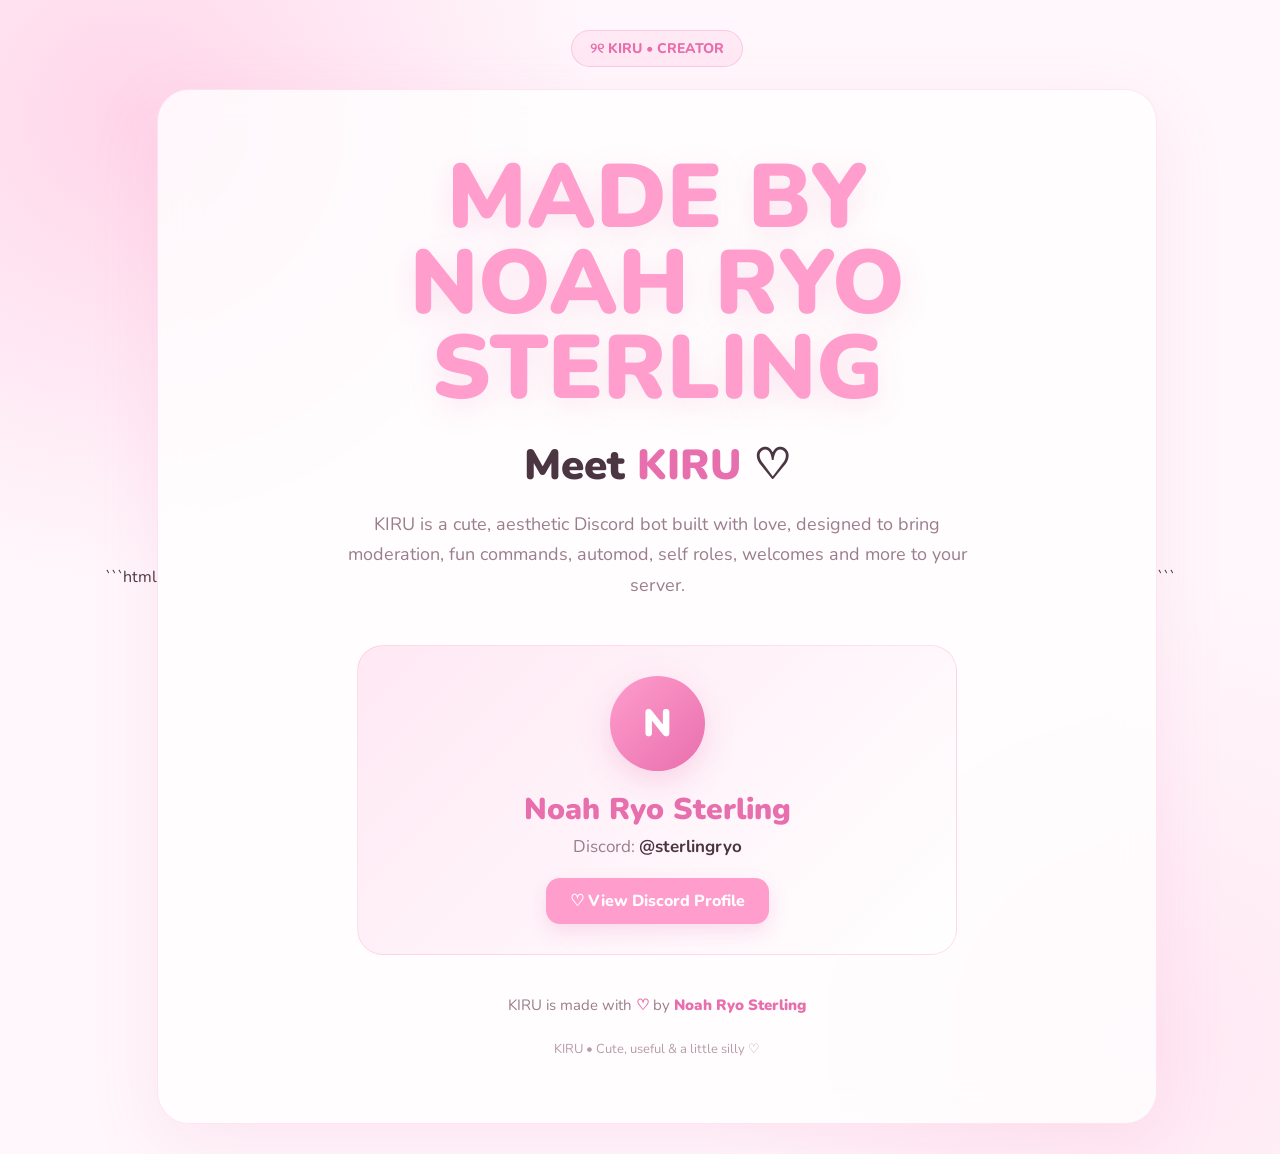
<file: noahryosterling.html>
```html
<!DOCTYPE html>
<html lang="en">
<head>
    <meta charset="UTF-8">
    <meta name="viewport" content="width=device-width, initial-scale=1.0">

    <title>Noah Ryo Sterling • KIRU</title>

    <link rel="preconnect" href="https://fonts.googleapis.com">
    <link rel="preconnect" href="https://fonts.gstatic.com" crossorigin>
    <link href="https://fonts.googleapis.com/css2?family=Inter:wght@400;500;600;700;800&family=Nunito:wght@400;600;700;800;900&display=swap" rel="stylesheet">

    <style>
        :root {
            --pink: #ff9dcc;
            --pink-light: #ffd6ea;
            --pink-dark: #e86fae;
            --white: #ffffff;
            --text: #4b3541;
            --muted: #9b7d8c;
            --bg: #fff7fb;
        }

        * {
            margin: 0;
            padding: 0;
            box-sizing: border-box;
        }

        body {
            min-height: 100vh;
            font-family: "Nunito", sans-serif;
            background:
                radial-gradient(circle at 10% 10%, #ffd6ea 0%, transparent 30%),
                radial-gradient(circle at 90% 90%, #ffe8f3 0%, transparent 30%),
                var(--bg);
            color: var(--text);
            display: flex;
            justify-content: center;
            align-items: center;
            padding: 30px 20px;
        }

        .container {
            width: 100%;
            max-width: 1000px;
            text-align: center;
        }

        .badge {
            display: inline-block;
            padding: 8px 18px;
            border-radius: 999px;
            background: rgba(255, 157, 204, 0.15);
            border: 1px solid rgba(232, 111, 174, 0.25);
            color: var(--pink-dark);
            font-weight: 800;
            font-size: 14px;
            margin-bottom: 22px;
        }

        .hero {
            background: rgba(255, 255, 255, 0.78);
            backdrop-filter: blur(18px);
            border: 1px solid rgba(255, 157, 204, 0.25);
            border-radius: 32px;
            padding: 65px 35px;
            box-shadow: 0 20px 70px rgba(232, 111, 174, 0.12);
        }

        .hero h1 {
            font-size: clamp(45px, 8vw, 90px);
            line-height: 0.95;
            font-weight: 900;
            color: var(--pink);
            text-shadow: 0 8px 30px rgba(232, 111, 174, 0.18);
            margin-bottom: 25px;
        }

        .hero h2 {
            font-size: clamp(25px, 4vw, 42px);
            font-weight: 900;
            color: var(--text);
            margin-bottom: 15px;
        }

        .hero h2 span {
            color: var(--pink-dark);
        }

        .subtitle {
            color: var(--muted);
            font-size: 18px;
            max-width: 650px;
            margin: 0 auto 45px;
            line-height: 1.7;
        }

        .creator-card {
            max-width: 600px;
            margin: auto;
            background: linear-gradient(
                135deg,
                rgba(255, 214, 234, 0.55),
                rgba(255, 255, 255, 0.9)
            );
            border: 1px solid rgba(255, 157, 204, 0.3);
            border-radius: 26px;
            padding: 30px;
            transition: 0.25s ease;
        }

        .creator-card:hover {
            transform: translateY(-5px);
            box-shadow: 0 15px 45px rgba(232, 111, 174, 0.15);
        }

        .creator-icon {
            width: 95px;
            height: 95px;
            margin: 0 auto 18px;
            border-radius: 50%;
            background: linear-gradient(135deg, var(--pink), var(--pink-dark));
            display: flex;
            align-items: center;
            justify-content: center;
            color: white;
            font-size: 38px;
            font-weight: 900;
            box-shadow: 0 10px 30px rgba(232, 111, 174, 0.25);
        }

        .creator-card h3 {
            font-size: 30px;
            font-weight: 900;
            color: var(--pink-dark);
            margin-bottom: 5px;
        }

        .discord {
            color: var(--muted);
            font-size: 17px;
            margin-bottom: 20px;
        }

        .discord strong {
            color: var(--text);
        }

        .discord-btn {
            display: inline-block;
            text-decoration: none;
            padding: 12px 24px;
            border-radius: 14px;
            background: var(--pink);
            color: white;
            font-weight: 800;
            transition: 0.2s ease;
            box-shadow: 0 8px 20px rgba(232, 111, 174, 0.2);
        }

        .discord-btn:hover {
            background: var(--pink-dark);
            transform: translateY(-2px);
        }

        .made {
            margin-top: 40px;
            font-size: 15px;
            color: var(--muted);
        }

        .made span {
            color: var(--pink-dark);
            font-weight: 900;
        }

        footer {
            margin-top: 25px;
            color: #b89baa;
            font-size: 13px;
        }

        @media (max-width: 600px) {
            .hero {
                padding: 45px 20px;
                border-radius: 25px;
            }

            .subtitle {
                font-size: 16px;
            }

            .creator-card {
                padding: 25px 18px;
            }
        }
    </style>
</head>

<body>

    <main class="container">

        <div class="badge">
            ୨୧ KIRU • CREATOR
        </div>

        <section class="hero">

            <h1>
                MADE BY<br>
                NOAH RYO STERLING
            </h1>

            <h2>
                Meet <span>KIRU</span> ♡
            </h2>

            <p class="subtitle">
                KIRU is a cute, aesthetic Discord bot built with love,
                designed to bring moderation, fun commands, automod,
                self roles, welcomes and more to your server.
            </p>

            <div class="creator-card">

                <div class="creator-icon">
                    N
                </div>

                <h3>
                    Noah Ryo Sterling
                </h3>

                <p class="discord">
                    Discord: <strong>@sterlingryo</strong>
                </p>

                <a
                    class="discord-btn"
                    href="https://discord.com/users/sterlingryo"
                    target="_blank"
                    rel="noopener noreferrer"
                >
                    ♡ View Discord Profile
                </a>

            </div>

            <p class="made">
                KIRU is made with
                <span>♡</span>
                by
                <span>Noah Ryo Sterling</span>
            </p>

            <footer>
                KIRU • Cute, useful &amp; a little silly ♡
            </footer>

        </section>

    </main>

</body>
</html>
```
</file>
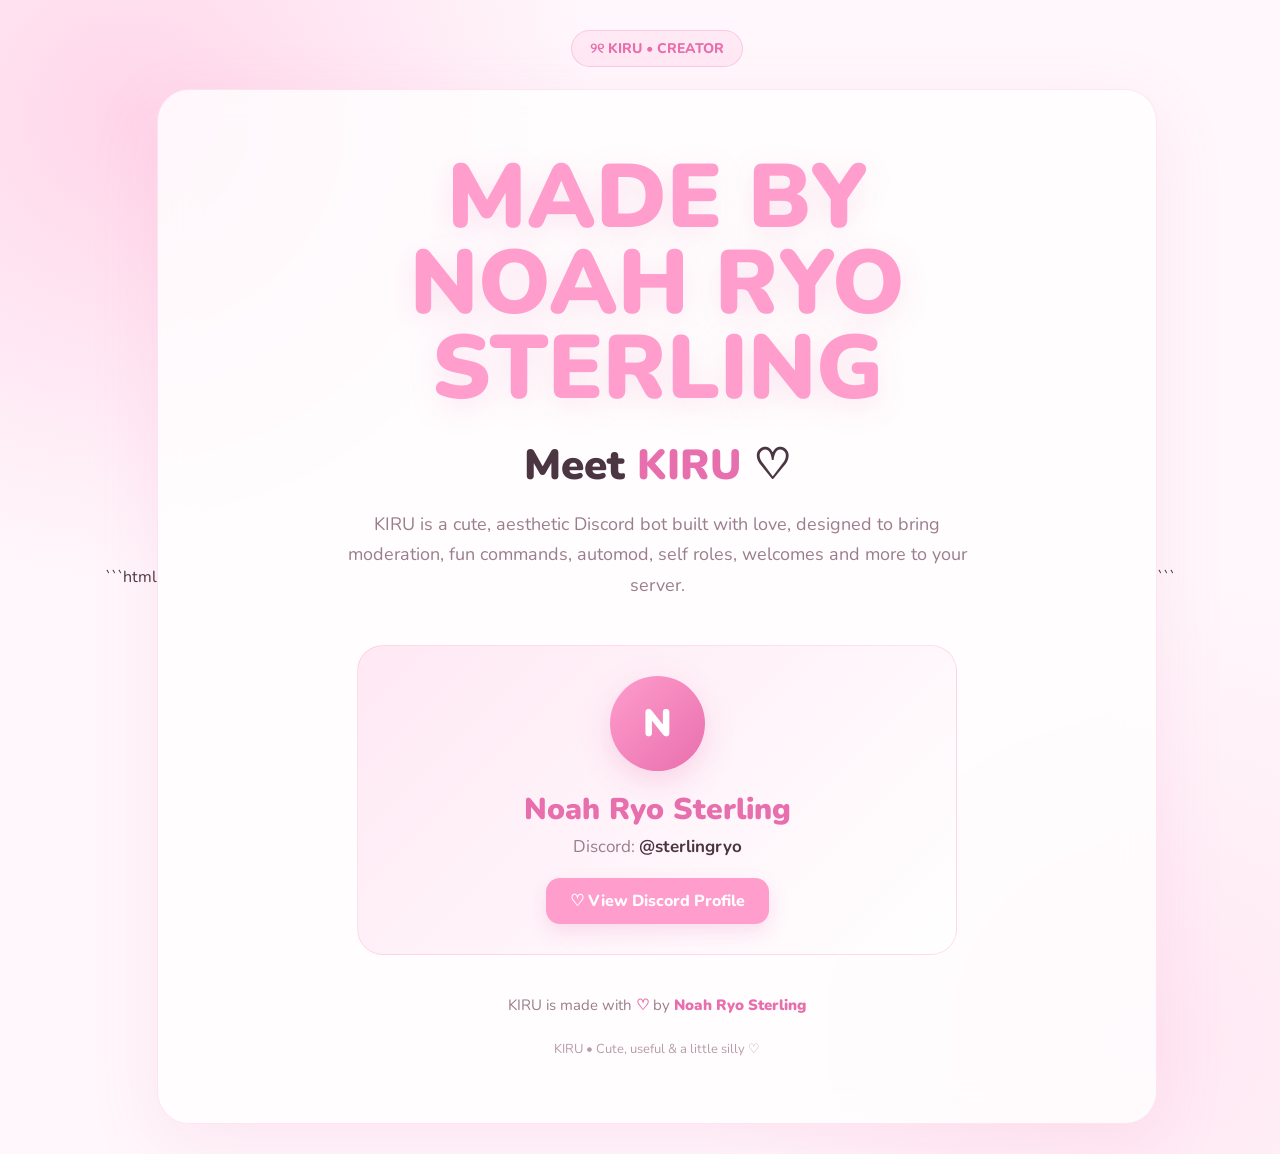
<file: noahsterlingryo.html>
```html
<!DOCTYPE html>
<html lang="en">
<head>
    <meta charset="UTF-8">
    <meta name="viewport" content="width=device-width, initial-scale=1.0">

    <title>Noah Ryo Sterling • KIRU</title>

    <link rel="preconnect" href="https://fonts.googleapis.com">
    <link rel="preconnect" href="https://fonts.gstatic.com" crossorigin>
    <link href="https://fonts.googleapis.com/css2?family=Inter:wght@400;500;600;700;800&family=Nunito:wght@400;600;700;800;900&display=swap" rel="stylesheet">

    <style>
        :root {
            --pink: #ff9dcc;
            --pink-light: #ffd6ea;
            --pink-dark: #e86fae;
            --white: #ffffff;
            --text: #4b3541;
            --muted: #9b7d8c;
            --bg: #fff7fb;
        }

        * {
            margin: 0;
            padding: 0;
            box-sizing: border-box;
        }

        body {
            min-height: 100vh;
            font-family: "Nunito", sans-serif;
            background:
                radial-gradient(circle at 10% 10%, #ffd6ea 0%, transparent 30%),
                radial-gradient(circle at 90% 90%, #ffe8f3 0%, transparent 30%),
                var(--bg);
            color: var(--text);
            display: flex;
            justify-content: center;
            align-items: center;
            padding: 30px 20px;
            overflow-x: hidden;
        }

        .container {
            width: 100%;
            max-width: 1000px;
            text-align: center;
        }

        .badge {
            display: inline-block;
            padding: 8px 18px;
            border-radius: 999px;
            background: rgba(255, 157, 204, 0.15);
            border: 1px solid rgba(232, 111, 174, 0.25);
            color: var(--pink-dark);
            font-weight: 800;
            font-size: 14px;
            margin-bottom: 22px;
        }

        .hero {
            background: rgba(255, 255, 255, 0.78);
            backdrop-filter: blur(18px);
            border: 1px solid rgba(255, 157, 204, 0.25);
            border-radius: 32px;
            padding: 65px 35px;
            box-shadow: 0 20px 70px rgba(232, 111, 174, 0.12);
        }

        .hero h1 {
            font-size: clamp(45px, 8vw, 90px);
            line-height: 0.95;
            font-weight: 900;
            color: var(--pink);
            text-shadow: 0 8px 30px rgba(232, 111, 174, 0.18);
            margin-bottom: 25px;
        }

        .hero h2 {
            font-size: clamp(25px, 4vw, 42px);
            font-weight: 900;
            color: var(--text);
            margin-bottom: 15px;
        }

        .hero h2 span {
            color: var(--pink-dark);
        }

        .subtitle {
            color: var(--muted);
            font-size: 18px;
            max-width: 650px;
            margin: 0 auto 45px;
            line-height: 1.7;
        }

        .creator-card {
            max-width: 600px;
            margin: auto;
            background: linear-gradient(
                135deg,
                rgba(255, 214, 234, 0.55),
                rgba(255, 255, 255, 0.9)
            );
            border: 1px solid rgba(255, 157, 204, 0.3);
            border-radius: 26px;
            padding: 30px;
            transition: 0.25s ease;
        }

        .creator-card:hover {
            transform: translateY(-5px);
            box-shadow: 0 15px 45px rgba(232, 111, 174, 0.15);
        }

        .creator-icon {
            width: 95px;
            height: 95px;
            margin: 0 auto 18px;
            border-radius: 50%;
            background: linear-gradient(135deg, var(--pink), var(--pink-dark));
            display: flex;
            align-items: center;
            justify-content: center;
            color: white;
            font-size: 38px;
            font-weight: 900;
            box-shadow: 0 10px 30px rgba(232, 111, 174, 0.25);
        }

        .creator-card h3 {
            font-size: 30px;
            font-weight: 900;
            color: var(--pink-dark);
            margin-bottom: 5px;
        }

        .discord {
            color: var(--muted);
            font-size: 17px;
            margin-bottom: 20px;
        }

        .discord strong {
            color: var(--text);
        }

        .discord-btn {
            display: inline-block;
            text-decoration: none;
            padding: 12px 24px;
            border-radius: 14px;
            background: var(--pink);
            color: white;
            font-weight: 800;
            transition: 0.2s ease;
            box-shadow: 0 8px 20px rgba(232, 111, 174, 0.2);
        }

        .discord-btn:hover {
            background: var(--pink-dark);
            transform: translateY(-2px);
        }

        .made {
            margin-top: 40px;
            font-size: 15px;
            color: var(--muted);
        }

        .made span {
            color: var(--pink-dark);
            font-weight: 900;
        }

        footer {
            margin-top: 25px;
            color: #b89baa;
            font-size: 13px;
        }

        .heart {
            color: var(--pink);
        }

        @media (max-width: 600px) {
            .hero {
                padding: 45px 20px;
                border-radius: 25px;
            }

            .subtitle {
                font-size: 16px;
            }

            .creator-card {
                padding: 25px 18px;
            }
        }
    </style>
</head>

<body>

    <main class="container">

        <div class="badge">୨୧ KIRU • CREATOR</div>

        <section class="hero">

            <h1>MADE BY<br>NOAH RYO STERLING</h1>

            <h2>
                Meet <span>KIRU</span> ♡
            </h2>

            <p class="subtitle">
                KIRU is a cute, aesthetic Discord bot built with love,
                designed to bring moderation, fun commands, automod,
                self roles, welcomes and more to your server.
            </p>

            <div class="creator-card">

                <div class="creator-icon">
                    N
                </div>

                <h3>Noah Ryo Sterling</h3>

                <p class="discord">
                    Discord: <strong>@sterlingryo</strong>
                </p>

                <a
                    class="discord-btn"
                    href="https://discord.com/users/sterlingryo"
                    target="_blank"
                    rel="noopener noreferrer"
                >
                    ♡ View Discord Profile
                </a>

            </div>

            <p class="made">
                KIRU is made with <span>♡</span> by
                <span>Noah Ryo Sterling</span>
            </p>

            <footer>
                KIRU • Cute, useful &amp; a little silly ♡
            </footer>

        </section>

    </main>

</body>
</html>
```
</file>
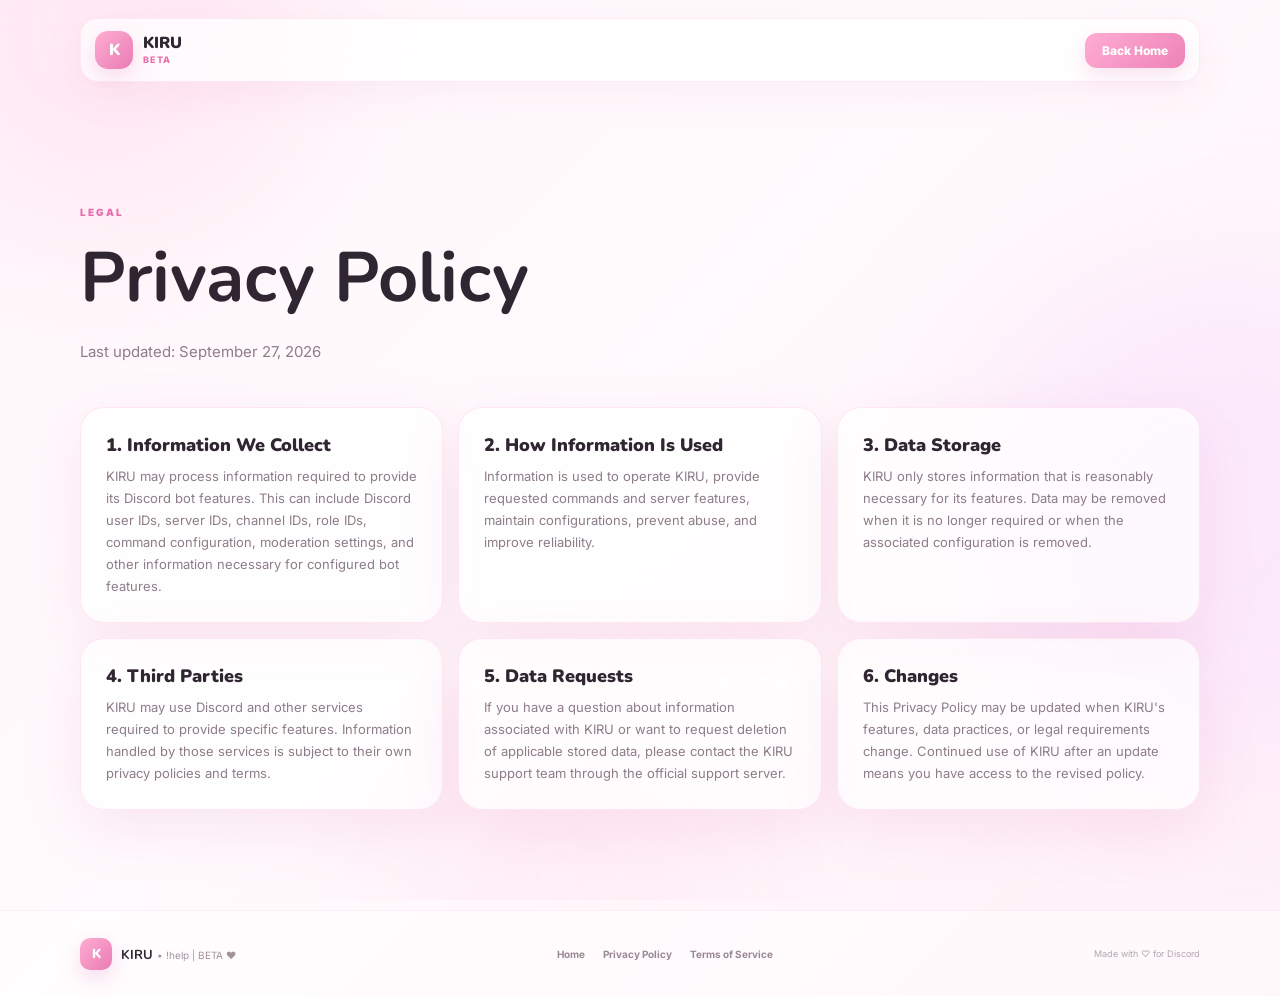
<file: privacypolicy.html>
<!DOCTYPE html>
<html lang="en">
<head>
    <meta charset="UTF-8">
    <meta name="viewport" content="width=device-width, initial-scale=1.0">

    <meta
        name="description"
        content="KIRU Discord Bot Privacy Policy"
    >

    <title>KIRU • Privacy Policy</title>

    <link rel="stylesheet" href="style.css">

    <link rel="preconnect" href="https://fonts.googleapis.com">
    <link rel="preconnect" href="https://fonts.gstatic.com" crossorigin>

    <link
        href="https://fonts.googleapis.com/css2?family=Inter:wght@400;500;600;700;800&family=Nunito:wght@400;600;700;800;900&display=swap"
        rel="stylesheet"
    >
</head>

<body>

<div class="background">
    <div class="blob blob-one"></div>
    <div class="blob blob-two"></div>
    <div class="blob blob-three"></div>
</div>

<header class="navbar">
    <div class="nav-container">

        <a href="/" class="brand">
            <div class="brand-icon">K</div>

            <div>
                <span class="brand-name">KIRU</span>
                <span class="brand-beta">BETA</span>
            </div>
        </a>

        <a class="nav-button" href="/">
            Back Home
        </a>

    </div>
</header>

<main>

<section class="section">

    <div class="section-heading">

        <div class="section-label">
            LEGAL
        </div>

        <h1 style="font-family: 'Nunito', sans-serif; font-size: clamp(40px, 7vw, 70px);">
            Privacy Policy
        </h1>

        <p>
            Last updated: September 27, 2026
        </p>

    </div>

    <div class="feature-grid">

        <article class="feature-card">

            <h3>1. Information We Collect</h3>

            <p>
                KIRU may process information required to provide its
                Discord bot features. This can include Discord user IDs,
                server IDs, channel IDs, role IDs, command configuration,
                moderation settings, and other information necessary for
                configured bot features.
            </p>

        </article>

        <article class="feature-card">

            <h3>2. How Information Is Used</h3>

            <p>
                Information is used to operate KIRU, provide requested
                commands and server features, maintain configurations,
                prevent abuse, and improve reliability.
            </p>

        </article>

        <article class="feature-card">

            <h3>3. Data Storage</h3>

            <p>
                KIRU only stores information that is reasonably necessary
                for its features. Data may be removed when it is no longer
                required or when the associated configuration is removed.
            </p>

        </article>

        <article class="feature-card">

            <h3>4. Third Parties</h3>

            <p>
                KIRU may use Discord and other services required to provide
                specific features. Information handled by those services is
                subject to their own privacy policies and terms.
            </p>

        </article>

        <article class="feature-card">

            <h3>5. Data Requests</h3>

            <p>
                If you have a question about information associated with
                KIRU or want to request deletion of applicable stored data,
                please contact the KIRU support team through the official
                support server.
            </p>

        </article>

        <article class="feature-card">

            <h3>6. Changes</h3>

            <p>
                This Privacy Policy may be updated when KIRU's features,
                data practices, or legal requirements change. Continued
                use of KIRU after an update means you have access to the
                revised policy.
            </p>

        </article>

    </div>

</section>

</main>

<footer>

    <div class="footer-container">

        <div class="footer-brand">
            <div class="brand-icon">K</div>

            <div>
                <strong>KIRU</strong>
                <span>• !help | BETA ♥</span>
            </div>
        </div>

        <div class="footer-links">
            <a href="/">Home</a>
            <a href="/privacypolicy">Privacy Policy</a>
            <a href="/termsofservice">Terms of Service</a>
        </div>

        <div class="copyright">
            Made with ♡ for Discord
        </div>

    </div>

</footer>

</body>
</html>
</file>
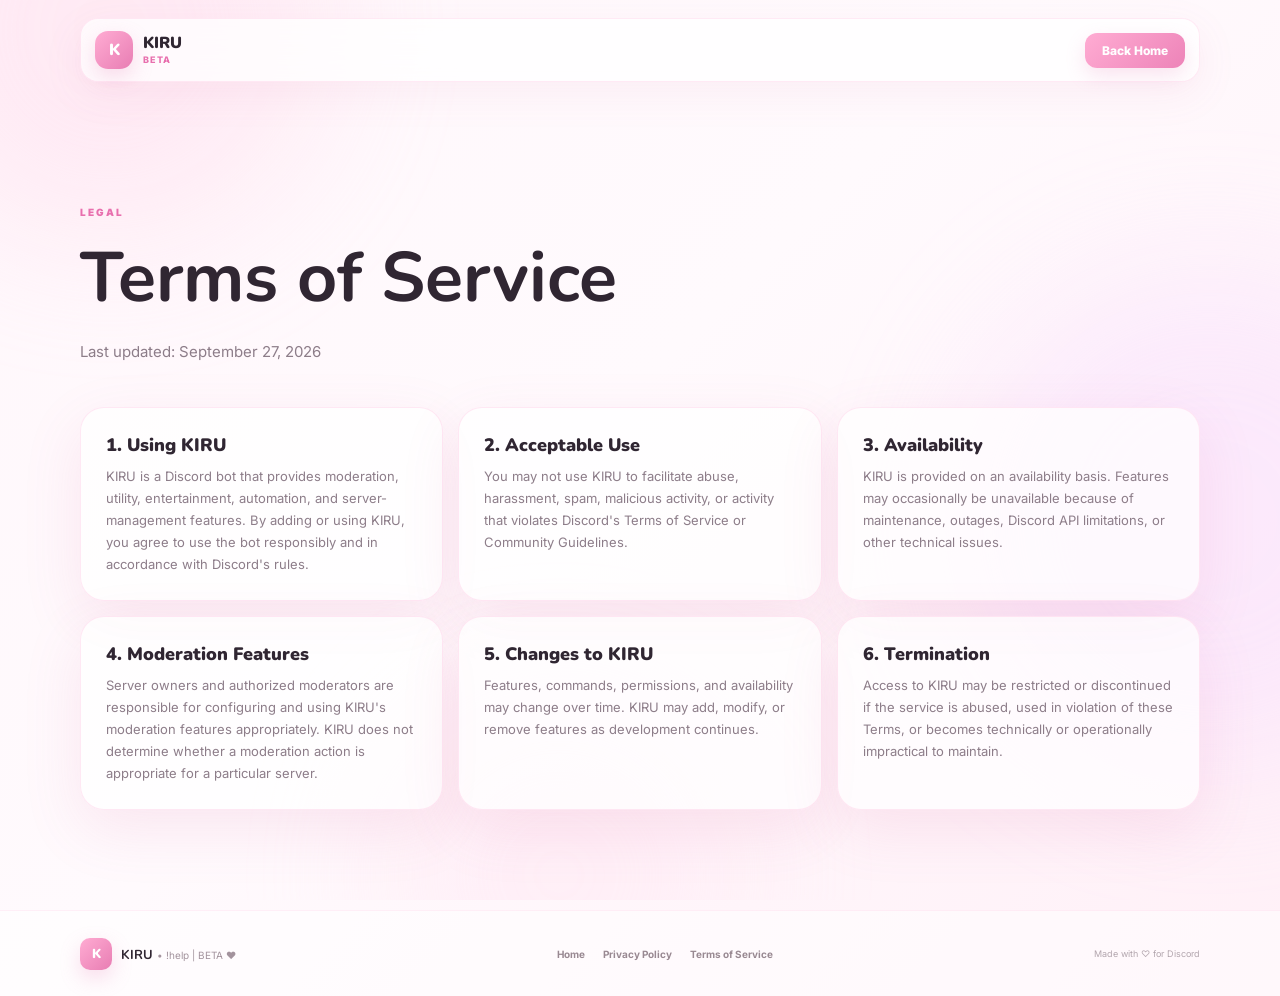
<file: termsofservice.html>
<!DOCTYPE html>
<html lang="en">
<head>
    <meta charset="UTF-8">
    <meta name="viewport" content="width=device-width, initial-scale=1.0">

    <meta
        name="description"
        content="KIRU Discord Bot Terms of Service"
    >

    <title>KIRU • Terms of Service</title>

    <link rel="stylesheet" href="style.css">

    <link rel="preconnect" href="https://fonts.googleapis.com">
    <link rel="preconnect" href="https://fonts.gstatic.com" crossorigin>

    <link
        href="https://fonts.googleapis.com/css2?family=Inter:wght@400;500;600;700;800&family=Nunito:wght@400;600;700;800;900&display=swap"
        rel="stylesheet"
    >
</head>

<body>

<div class="background">
    <div class="blob blob-one"></div>
    <div class="blob blob-two"></div>
    <div class="blob blob-three"></div>
</div>

<header class="navbar">
    <div class="nav-container">

        <a href="/" class="brand">
            <div class="brand-icon">K</div>

            <div>
                <span class="brand-name">KIRU</span>
                <span class="brand-beta">BETA</span>
            </div>
        </a>

        <a class="nav-button" href="/">
            Back Home
        </a>

    </div>
</header>

<main>

<section class="section">

    <div class="section-heading">

        <div class="section-label">
            LEGAL
        </div>

        <h1 style="font-family: 'Nunito', sans-serif; font-size: clamp(40px, 7vw, 70px);">
            Terms of Service
        </h1>

        <p>
            Last updated: September 27, 2026
        </p>

    </div>

    <div class="feature-grid">

        <article class="feature-card">

            <h3>1. Using KIRU</h3>

            <p>
                KIRU is a Discord bot that provides moderation, utility,
                entertainment, automation, and server-management features.
                By adding or using KIRU, you agree to use the bot
                responsibly and in accordance with Discord's rules.
            </p>

        </article>

        <article class="feature-card">

            <h3>2. Acceptable Use</h3>

            <p>
                You may not use KIRU to facilitate abuse, harassment,
                spam, malicious activity, or activity that violates
                Discord's Terms of Service or Community Guidelines.
            </p>

        </article>

        <article class="feature-card">

            <h3>3. Availability</h3>

            <p>
                KIRU is provided on an availability basis. Features may
                occasionally be unavailable because of maintenance,
                outages, Discord API limitations, or other technical
                issues.
            </p>

        </article>

        <article class="feature-card">

            <h3>4. Moderation Features</h3>

            <p>
                Server owners and authorized moderators are responsible
                for configuring and using KIRU's moderation features
                appropriately. KIRU does not determine whether a
                moderation action is appropriate for a particular server.
            </p>

        </article>

        <article class="feature-card">

            <h3>5. Changes to KIRU</h3>

            <p>
                Features, commands, permissions, and availability may
                change over time. KIRU may add, modify, or remove features
                as development continues.
            </p>

        </article>

        <article class="feature-card">

            <h3>6. Termination</h3>

            <p>
                Access to KIRU may be restricted or discontinued if the
                service is abused, used in violation of these Terms, or
                becomes technically or operationally impractical to
                maintain.
            </p>

        </article>

    </div>

</section>

</main>

<footer>

    <div class="footer-container">

        <div class="footer-brand">
            <div class="brand-icon">K</div>

            <div>
                <strong>KIRU</strong>
                <span>• !help | BETA ♥</span>
            </div>
        </div>

        <div class="footer-links">
            <a href="/">Home</a>
            <a href="/privacypolicy">Privacy Policy</a>
            <a href="/termsofservice">Terms of Service</a>
        </div>

        <div class="copyright">
            Made with ♡ for Discord
        </div>

    </div>

</footer>

</body>
</html>
</file>
<file: style.css>
:root {
    --pink: #ff9dcc;
    --pink-light: #ffd6ea;
    --pink-soft: #fff0f7;
    --pink-dark: #e86fae;

    --text: #302632;
    --muted: #8d7d89;

    --white: #ffffff;
    --border: rgba(255, 157, 204, 0.22);

    --shadow:
        0 20px 60px rgba(210, 91, 151, 0.12);

    --radius: 24px;
}

* {
    box-sizing: border-box;
    margin: 0;
    padding: 0;
}

html {
    scroll-behavior: smooth;
}

body {
    min-height: 100vh;

    font-family:
        "Inter",
        Arial,
        sans-serif;

    color: var(--text);

    background:
        linear-gradient(
            135deg,
            #fff7fb 0%,
            #fffafd 45%,
            #fff0f7 100%
        );

    overflow-x: hidden;
}

a {
    color: inherit;
    text-decoration: none;
}

button,
a {
    -webkit-tap-highlight-color: transparent;
}


/* =========================================================
   BACKGROUND
========================================================= */

.background {
    position: fixed;
    inset: 0;

    pointer-events: none;
    overflow: hidden;

    z-index: -1;
}

.blob {
    position: absolute;

    border-radius: 50%;

    filter: blur(70px);

    opacity: 0.35;
}

.blob-one {
    width: 420px;
    height: 420px;

    background: #ffd1e7;

    top: -180px;
    left: -100px;
}

.blob-two {
    width: 500px;
    height: 500px;

    background: #f5d4ff;

    right: -180px;
    top: 30%;
}

.blob-three {
    width: 350px;
    height: 350px;

    background: #ffe1f0;

    bottom: -150px;
    left: 30%;
}

.sparkle {
    position: absolute;

    color: #ef9bc5;

    font-family: "Nunito", sans-serif;

    opacity: 0.55;

    animation:
        floatSparkle 5s ease-in-out infinite;
}

.sparkle-one {
    top: 18%;
    left: 7%;
    font-size: 25px;
}

.sparkle-two {
    top: 35%;
    right: 8%;
    font-size: 32px;
    animation-delay: 1s;
}

.sparkle-three {
    bottom: 20%;
    left: 9%;
    font-size: 35px;
    animation-delay: 2s;
}

.sparkle-four {
    bottom: 10%;
    right: 15%;
    font-size: 22px;
    animation-delay: 3s;
}

@keyframes floatSparkle {
    0%,
    100% {
        transform: translateY(0) rotate(0deg);
    }

    50% {
        transform: translateY(-12px) rotate(8deg);
    }
}


/* =========================================================
   NAVBAR
========================================================= */

.navbar {
    position: sticky;
    top: 0;

    z-index: 100;

    padding: 18px 20px;
}

.nav-container {
    width: min(1120px, 100%);

    margin: auto;

    display: flex;
    align-items: center;
    justify-content: space-between;

    padding: 12px 14px;

    background: rgba(255, 255, 255, 0.76);

    backdrop-filter: blur(18px);

    border:
        1px solid
        rgba(255, 157, 204, 0.2);

    border-radius: 18px;

    box-shadow:
        0 12px 40px
        rgba(203, 106, 157, 0.08);
}

.brand {
    display: flex;
    align-items: center;

    gap: 10px;
}

.brand-icon {
    width: 38px;
    height: 38px;

    display: grid;
    place-items: center;

    border-radius: 13px;

    color: white;

    font-family: "Nunito", sans-serif;
    font-weight: 900;

    background:
        linear-gradient(
            135deg,
            #ffacd3,
            #e87db3
        );

    box-shadow:
        0 8px 20px
        rgba(232, 125, 179, 0.25);
}

.brand-name {
    display: block;

    font-family: "Nunito", sans-serif;
    font-weight: 900;

    font-size: 16px;
    line-height: 1;
}

.brand-beta {
    display: block;

    margin-top: 3px;

    color: var(--pink-dark);

    font-size: 9px;
    font-weight: 800;

    letter-spacing: 1.4px;
}

.nav-links {
    display: flex;
    align-items: center;

    gap: 28px;
}

.nav-links a {
    color: #806f7b;

    font-size: 13px;
    font-weight: 600;

    transition:
        color 0.2s ease,
        transform 0.2s ease;
}

.nav-links a:hover {
    color: var(--pink-dark);
    transform: translateY(-1px);
}

.nav-button {
    padding: 10px 17px;

    border-radius: 12px;

    color: white;

    font-size: 12px;
    font-weight: 800;

    background:
        linear-gradient(
            135deg,
            #ffacd3,
            #ed83b8
        );

    box-shadow:
        0 8px 20px
        rgba(232, 125, 179, 0.2);

    transition:
        transform 0.2s ease,
        box-shadow 0.2s ease;
}

.nav-button:hover {
    transform: translateY(-2px);

    box-shadow:
        0 12px 28px
        rgba(232, 125, 179, 0.3);
}


/* =========================================================
   SECTIONS
========================================================= */

.section {
    width: min(1120px, calc(100% - 40px));

    margin: auto;

    padding: 100px 0;
}

.section-heading {
    max-width: 650px;

    margin-bottom: 42px;
}

.section-label {
    display: inline-block;

    margin-bottom: 12px;

    color: var(--pink-dark);

    font-size: 10px;
    font-weight: 900;

    letter-spacing: 2px;
}

.section-heading h2 {
    font-family: "Nunito", sans-serif;

    font-size:
        clamp(30px, 5vw, 46px);

    line-height: 1.08;

    letter-spacing: -1.5px;
}

.section-heading p {
    margin-top: 13px;

    color: var(--muted);

    font-size: 15px;

    line-height: 1.7;
}


/* =========================================================
   HERO
========================================================= */

.hero {
    min-height: 650px;

    display: grid;

    grid-template-columns:
        minmax(0, 1.1fr)
        minmax(340px, 0.9fr);

    align-items: center;

    gap: 80px;

    padding-top: 85px;
}

.badge {
    width: fit-content;

    display: flex;
    align-items: center;

    gap: 8px;

    padding: 8px 12px;

    border:
        1px solid
        rgba(255, 157, 204, 0.25);

    border-radius: 999px;

    color: var(--pink-dark);

    background:
        rgba(255, 255, 255, 0.7);

    font-size: 10px;
    font-weight: 900;

    letter-spacing: 1px;
}

.badge-dot {
    width: 7px;
    height: 7px;

    border-radius: 50%;

    background: #67d89b;

    box-shadow:
        0 0 0 4px
        rgba(103, 216, 155, 0.13);
}

.hero h1 {
    margin-top: 24px;

    max-width: 700px;

    font-family: "Nunito", sans-serif;

    font-size:
        clamp(54px, 8vw, 86px);

    font-weight: 900;

    line-height: 0.98;

    letter-spacing: -4px;
}

.hero h1 span {
    display: block;

    background:
        linear-gradient(
            90deg,
            #ef8fbd,
            #c77be3
        );

    -webkit-background-clip: text;
    background-clip: text;

    color: transparent;
}

.hero-content > p {
    max-width: 570px;

    margin-top: 25px;

    color: var(--muted);

    font-size: 16px;

    line-height: 1.8;
}

.hero-buttons {
    display: flex;
    flex-wrap: wrap;

    gap: 12px;

    margin-top: 30px;
}

.button {
    display: inline-flex;
    align-items: center;
    justify-content: center;

    gap: 9px;

    min-height: 48px;

    padding: 0 20px;

    border-radius: 14px;

    font-size: 13px;
    font-weight: 800;

    transition:
        transform 0.2s ease,
        box-shadow 0.2s ease;
}

.button:hover {
    transform: translateY(-2px);
}

.button-primary {
    color: white;

    background:
        linear-gradient(
            135deg,
            #ffacd3,
            #e87eb5
        );

    box-shadow:
        0 12px 28px
        rgba(232, 126, 181, 0.24);
}

.button-primary:hover {
    box-shadow:
        0 16px 34px
        rgba(232, 126, 181, 0.34);
}

.button-secondary {
    color: #705f6a;

    border:
        1px solid
        rgba(255, 157, 204, 0.28);

    background:
        rgba(255, 255, 255, 0.72);
}

.hero-note {
    margin-top: 22px;

    color: #a18f9a;

    font-size: 11px;
    font-weight: 600;
}

.hero-note span {
    color: var(--pink-dark);
}


/* =========================================================
   HERO STATUS CARD
========================================================= */

.hero-card {
    position: relative;

    padding: 24px;

    border:
        1px solid
        rgba(255, 157, 204, 0.25);

    border-radius: 28px;

    background:
        rgba(255, 255, 255, 0.82);

    box-shadow:
        0 30px 80px
        rgba(204, 105, 157, 0.14);

    transform: rotate(1.5deg);

    transition:
        transform 0.3s ease;
}

.hero-card:hover {
    transform: rotate(0deg) translateY(-4px);
}

.hero-card-top {
    display: flex;
    align-items: center;

    gap: 8px;

    padding-bottom: 18px;

    border-bottom:
        1px solid
        rgba(255, 157, 204, 0.14);

    color: #9c8a95;

    font-size: 11px;
    font-weight: 800;

    text-transform: uppercase;
    letter-spacing: 1px;
}

.online-dot {
    width: 8px;
    height: 8px;

    border-radius: 50%;

    background: #67d89b;
}

.status-live {
    margin-left: auto;

    padding: 5px 8px;

    border-radius: 7px;

    color: #49b87c;

    background: #eafff2;

    font-size: 8px;
}

.hero-card-title {
    display: flex;
    align-items: center;

    gap: 14px;

    padding: 25px 0;
}

.kiru-avatar {
    width: 58px;
    height: 58px;

    display: grid;
    place-items: center;

    border-radius: 19px;

    color: white;

    font-family: "Nunito", sans-serif;
    font-size: 25px;
    font-weight: 900;

    background:
        linear-gradient(
            135deg,
            #ffacd3,
            #d97fe8
        );

    box-shadow:
        0 10px 25px
        rgba(222, 128, 193, 0.25);
}

.hero-card-title h3 {
    font-family: "Nunito", sans-serif;

    font-size: 21px;
    font-weight: 900;
}

.hero-card-title p {
    margin-top: 4px;

    color: #a1909a;

    font-size: 11px;
}

.hero-mini-grid {
    display: grid;

    grid-template-columns: repeat(2, 1fr);

    gap: 10px;
}

.hero-mini-grid > div {
    padding: 16px;

    border-radius: 15px;

    background:
        #fff7fb;
}

.hero-mini-grid span {
    display: block;

    color: #a4939d;

    font-size: 9px;
    font-weight: 800;

    text-transform: uppercase;
    letter-spacing: 1px;
}

.hero-mini-grid strong {
    display: block;

    margin-top: 7px;

    color: #4d3d48;

    font-size: 18px;
}


/* =========================================================
   FEATURES
========================================================= */

.feature-grid {
    display: grid;

    grid-template-columns:
        repeat(3, 1fr);

    gap: 15px;
}

.feature-card {
    padding: 25px;

    border:
        1px solid
        var(--border);

    border-radius: var(--radius);

    background:
        rgba(255, 255, 255, 0.72);

    box-shadow: var(--shadow);

    transition:
        transform 0.25s ease,
        box-shadow 0.25s ease;
}

.feature-card:hover {
    transform: translateY(-5px);

    box-shadow:
        0 25px 65px
        rgba(210, 91, 151, 0.16);
}

.feature-icon {
    width: 43px;
    height: 43px;

    display: grid;
    place-items: center;

    margin-bottom: 18px;

    border-radius: 14px;

    color: var(--pink-dark);

    background:
        #fff0f7;

    font-size: 19px;
}

.feature-card h3 {
    font-family: "Nunito", sans-serif;

    font-size: 18px;
    font-weight: 900;
}

.feature-card p {
    margin-top: 8px;

    color: var(--muted);

    font-size: 13px;

    line-height: 1.7;
}


/* =========================================================
   COMMANDS
========================================================= */

.commands-section {
    padding-top: 70px;
}

.command-grid {
    display: grid;

    grid-template-columns:
        repeat(2, 1fr);

    gap: 15px;
}

.command-category {
    padding: 22px;

    border:
        1px solid
        var(--border);

    border-radius: 22px;

    background:
        rgba(255, 255, 255, 0.7);
}

.category-header {
    display: flex;
    align-items: center;

    gap: 9px;

    margin-bottom: 17px;

    font-family: "Nunito", sans-serif;

    font-size: 17px;
    font-weight: 900;
}

.category-header span {
    color: var(--pink-dark);
}

.commands {
    display: flex;
    flex-wrap: wrap;

    gap: 8px;
}

.commands code {
    padding: 8px 10px;

    border-radius: 9px;

    color: #90617b;

    background:
        #fff3f9;

    font-family:
        "Inter",
        monospace;

    font-size: 11px;
    font-weight: 700;
}


/* =========================================================
   STATUS
========================================================= */

.status-section {
    padding-top: 90px;
}

.status-main-card {
    display: flex;
    align-items: center;
    justify-content: space-between;

    gap: 20px;

    padding: 23px 25px;

    border:
        1px solid
        var(--border);

    border-radius: 22px;

    background:
        rgba(255, 255, 255, 0.76);

    box-shadow: var(--shadow);
}

.status-indicator {
    display: flex;
    align-items: center;

    gap: 13px;
}

.status-indicator > span {
    width: 12px;
    height: 12px;

    border-radius: 50%;

    background: #f0adca;

    box-shadow:
        0 0 0 6px
        rgba(240, 173, 202, 0.12);
}

.status-indicator > span.online {
    background: #62d698;

    box-shadow:
        0 0 0 6px
        rgba(98, 214, 152, 0.12);
}

.status-indicator > span.offline {
    background: #e9829f;

    box-shadow:
        0 0 0 6px
        rgba(233, 130, 159, 0.12);
}

.status-indicator strong {
    display: block;

    font-size: 12px;
    font-weight: 900;
}

.status-indicator span:last-child {
    display: block;

    margin-top: 3px;

    color: #a1919b;

    font-size: 10px;
}

.last-updated {
    margin-top: 10px;
    margin-left: 25px;

    color: #a797a0;

    font-size: 10px;
}

.status-refresh {
    display: flex;
    align-items: center;

    gap: 7px;

    color: #a4939e;

    font-size: 10px;
    font-weight: 700;
}

.refresh-circle {
    display: grid;
    place-items: center;

    width: 27px;
    height: 27px;

    border-radius: 50%;

    color: var(--pink-dark);

    background: #fff0f7;

    font-size: 16px;

    animation:
        spinSlow 4s linear infinite;
}

@keyframes spinSlow {
    from {
        transform: rotate(0deg);
    }

    to {
        transform: rotate(360deg);
    }
}


/* =========================================================
   STATS
========================================================= */

.stats-grid {
    display: grid;

    grid-template-columns:
        repeat(6, 1fr);

    gap: 12px;

    margin-top: 15px;
}

.stat-card {
    min-width: 0;

    padding: 19px;

    border:
        1px solid
        var(--border);

    border-radius: 18px;

    background:
        rgba(255, 255, 255, 0.72);
}

.stat-label {
    display: block;

    color: #a4939e;

    font-size: 8px;
    font-weight: 900;

    letter-spacing: 1.2px;
}

.stat-card strong {
    display: block;

    margin-top: 8px;

    overflow: hidden;

    color: #4b3a45;

    font-family: "Nunito", sans-serif;

    font-size: 22px;

    text-overflow: ellipsis;
    white-space: nowrap;
}

.stat-card small {
    display: block;

    margin-top: 4px;

    color: #b2a4ac;

    font-size: 9px;
}


/* =========================================================
   INFRASTRUCTURE
========================================================= */

.infra-title {
    display: flex;
    align-items: center;

    gap: 10px;

    margin-top: 38px;
    margin-bottom: 13px;

    font-family: "Nunito", sans-serif;

    font-size: 17px;
    font-weight: 900;
}

.infra-title > span {
    width: 6px;
    height: 20px;

    border-radius: 99px;

    background:
        linear-gradient(
            #ffacd3,
            #d987e8
        );
}

.infra-grid {
    display: grid;

    grid-template-columns:
        repeat(4, 1fr);

    gap: 12px;
}

.infra-card {
    padding: 20px;

    border:
        1px solid
        var(--border);

    border-radius: 18px;

    background:
        rgba(255, 255, 255, 0.7);
}

.infra-card span {
    display: block;

    color: #8f7f89;

    font-size: 11px;
    font-weight: 700;
}

.infra-card strong {
    display: block;

    margin-top: 7px;

    font-family: "Nunito", sans-serif;

    font-size: 28px;
}

.infra-card small {
    display: block;

    margin-top: 3px;

    color: #b1a2ac;

    font-size: 9px;
}


/* =========================================================
   SHARDS
========================================================= */

.shards-grid {
    display: grid;

    grid-template-columns:
        repeat(2, 1fr);

    gap: 12px;
}

.shard-card {
    padding: 20px;

    border:
        1px solid
        var(--border);

    border-radius: 19px;

    background:
        rgba(255, 255, 255, 0.7);
}

.shard-top {
    display: flex;
    align-items: center;
    justify-content: space-between;
}

.shard-name {
    display: flex;
    align-items: center;

    gap: 8px;

    font-family: "Nunito", sans-serif;

    font-size: 15px;
    font-weight: 900;
}

.shard-dot {
    width: 8px;
    height: 8px;

    border-radius: 50%;

    background: #62d698;
}

.shard-status {
    padding: 5px 8px;

    border-radius: 7px;

    color: #4cb77e;

    background: #eafff2;

    font-size: 8px;
    font-weight: 900;
}

.shard-stats {
    display: grid;

    grid-template-columns:
        repeat(3, 1fr);

    gap: 8px;

    margin-top: 15px;
}

.shard-stat {
    padding: 11px;

    border-radius: 10px;

    background: #fff5fa;
}

.shard-stat span {
    display: block;

    color: #aa9aa3;

    font-size: 8px;
    font-weight: 800;

    text-transform: uppercase;
}

.shard-stat strong {
    display: block;

    margin-top: 4px;

    font-size: 13px;
}

.loading-card {
    grid-column: 1 / -1;

    padding: 25px;

    border:
        1px dashed
        rgba(255, 157, 204, 0.3);

    border-radius: 18px;

    color: #a897a1;

    background:
        rgba(255, 255, 255, 0.5);

    text-align: center;

    font-size: 12px;
}


/* =========================================================
   HEALTH
========================================================= */

.health-grid {
    display: grid;

    grid-template-columns:
        repeat(3, 1fr);

    gap: 12px;
}

.health-card {
    display: flex;
    align-items: center;

    gap: 12px;

    padding: 17px;

    border:
        1px solid
        var(--border);

    border-radius: 17px;

    background:
        rgba(255, 255, 255, 0.7);
}

.health-icon {
    width: 28px;
    height: 28px;

    display: grid;
    place-items: center;

    border-radius: 10px;

    color: #57c789;

    background: #ebfff3;

    font-size: 10px;
}

.health-card strong {
    display: block;

    font-size: 11px;
}

.health-card span {
    display: block;

    margin-top: 3px;

    color: #a3949d;

    font-size: 9px;
}


/* =========================================================
   CTA
========================================================= */

.cta-section {
    width: min(1120px, calc(100% - 40px));

    margin: auto;

    padding: 20px 0 100px;
}

.cta-card {
    position: relative;

    display: flex;
    align-items: center;
    justify-content: space-between;

    gap: 30px;

    overflow: hidden;

    padding: 38px;

    border:
        1px solid
        rgba(255, 157, 204, 0.25);

    border-radius: 28px;

    background:
        linear-gradient(
            135deg,
            rgba(255, 238, 247, 0.95),
            rgba(249, 237, 255, 0.95)
        );

    box-shadow: var(--shadow);
}

.cta-decoration {
    position: absolute;

    right: 30px;
    top: -30px;

    color: rgba(231, 119, 174, 0.13);

    font-family: "Nunito", sans-serif;

    font-size: 180px;
}

.cta-card h2 {
    position: relative;

    font-family: "Nunito", sans-serif;

    font-size: 31px;
    font-weight: 900;
}

.cta-card p {
    position: relative;

    margin-top: 7px;

    color: var(--muted);

    font-size: 12px;
}


/* =========================================================
   FOOTER
========================================================= */

footer {
    border-top:
        1px solid
        rgba(255, 157, 204, 0.14);

    background:
        rgba(255, 255, 255, 0.5);
}

.footer-container {
    width: min(1120px, calc(100% - 40px));

    min-height: 85px;

    margin: auto;

    display: flex;
    align-items: center;
    justify-content: space-between;

    gap: 20px;
}

.footer-brand {
    display: flex;
    align-items: center;

    gap: 9px;
}

.footer-brand .brand-icon {
    width: 32px;
    height: 32px;

    border-radius: 10px;

    font-size: 13px;
}

.footer-brand strong {
    font-family: "Nunito", sans-serif;

    font-size: 13px;
}

.footer-brand span {
    color: #a3939d;

    font-size: 10px;
}

.footer-links {
    display: flex;
    gap: 18px;
}

.footer-links a {
    color: #998992;

    font-size: 10px;
    font-weight: 700;
}

.footer-links a:hover {
    color: var(--pink-dark);
}

.copyright {
    color: #b2a5ad;

    font-size: 9px;
}


/* =========================================================
   RESPONSIVE
========================================================= */

@media (max-width: 1000px) {

    .hero {
        grid-template-columns: 1fr;

        gap: 50px;
    }

    .hero-card {
        max-width: 600px;

        width: 100%;

        margin: auto;
    }

    .stats-grid {
        grid-template-columns:
            repeat(3, 1fr);
    }

    .feature-grid {
        grid-template-columns:
            repeat(2, 1fr);
    }

    .infra-grid {
        grid-template-columns:
            repeat(2, 1fr);
    }

}

@media (max-width: 700px) {

    .navbar {
        padding: 10px;
    }

    .nav-container {
        padding: 10px 12px;
    }

    .nav-links {
        display: none;
    }

    .nav-button {
        padding: 9px 13px;
    }

    .section {
        width: min(100% - 28px, 1120px);

        padding: 70px 0;
    }

    .hero {
        min-height: auto;

        padding-top: 65px;
    }

    .hero h1 {
        font-size: 58px;

        letter-spacing: -3px;
    }

    .feature-grid,
    .command-grid,
    .shards-grid,
    .health-grid {
        grid-template-columns: 1fr;
    }

    .stats-grid {
        grid-template-columns:
            repeat(2, 1fr);
    }

    .infra-grid {
        grid-template-columns:
            repeat(2, 1fr);
    }

    .status-main-card {
        align-items: flex-start;

        flex-direction: column;
    }

    .cta-card {
        align-items: flex-start;

        flex-direction: column;

        padding: 28px;
    }

    .footer-container {
        flex-direction: column;

        justify-content: center;

        padding: 25px 0;
    }

}

@media (max-width: 430px) {

    .hero h1 {
        font-size: 49px;
    }

    .hero-buttons {
        flex-direction: column;
    }

    .button {
        width: 100%;
    }

    .stats-grid {
        grid-template-columns: 1fr;
    }

    .infra-grid {
        grid-template-columns: 1fr;
    }

    .shard-stats {
        grid-template-columns:
            repeat(2, 1fr);
    }

    .footer-links {
        flex-wrap: wrap;

        justify-content: center;
    }

}
</file>
